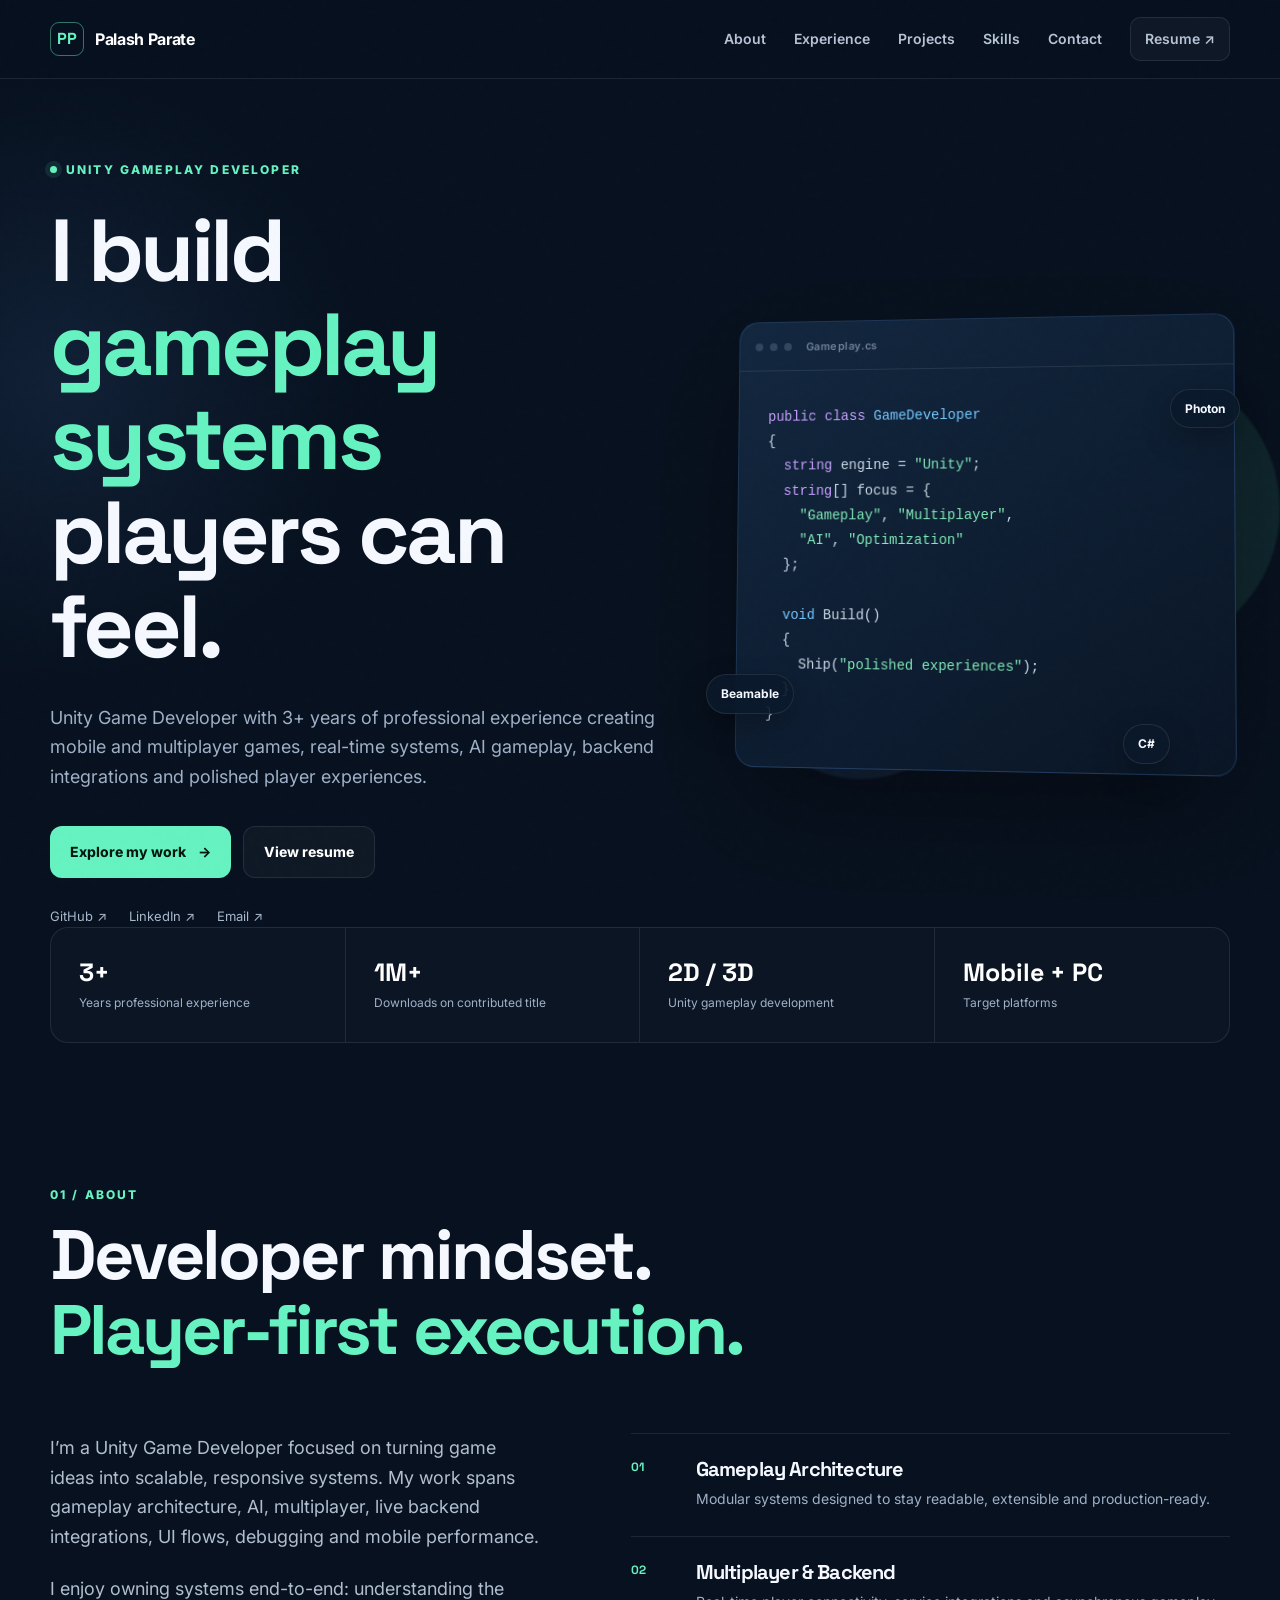
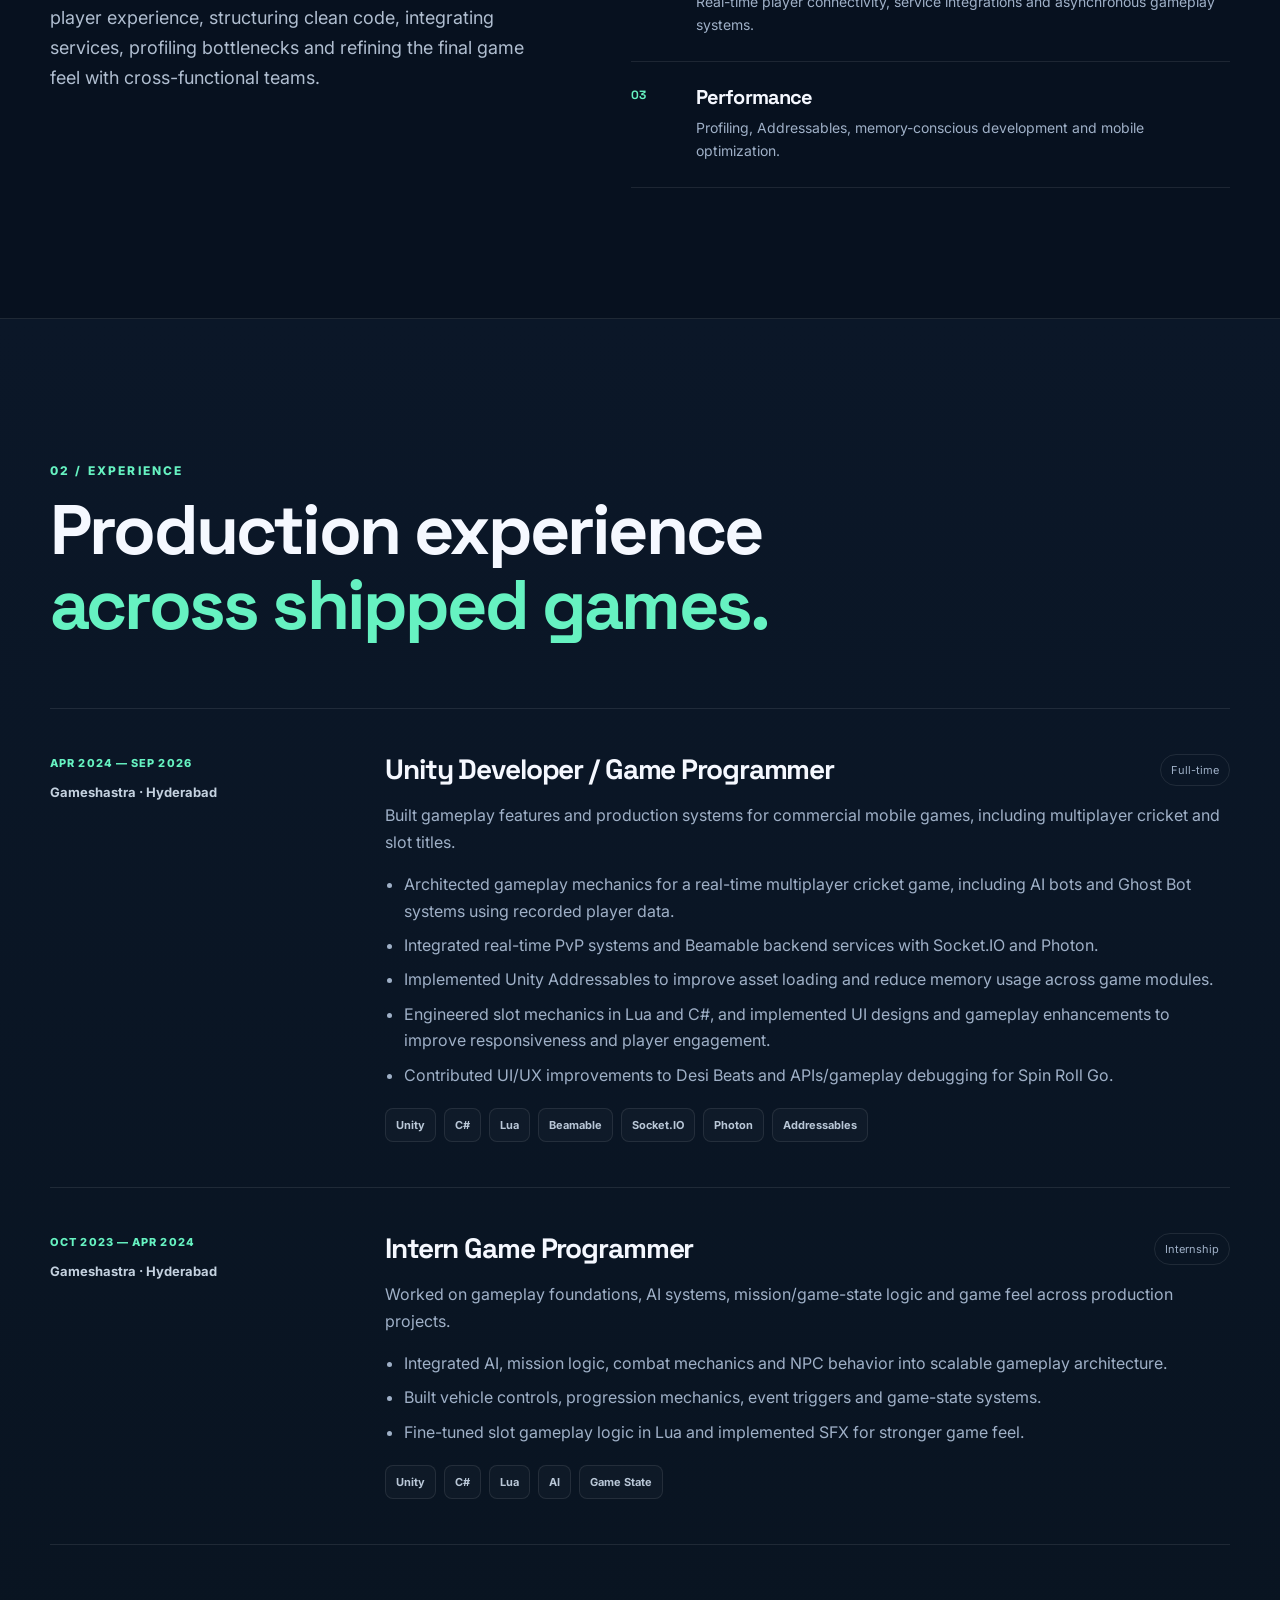
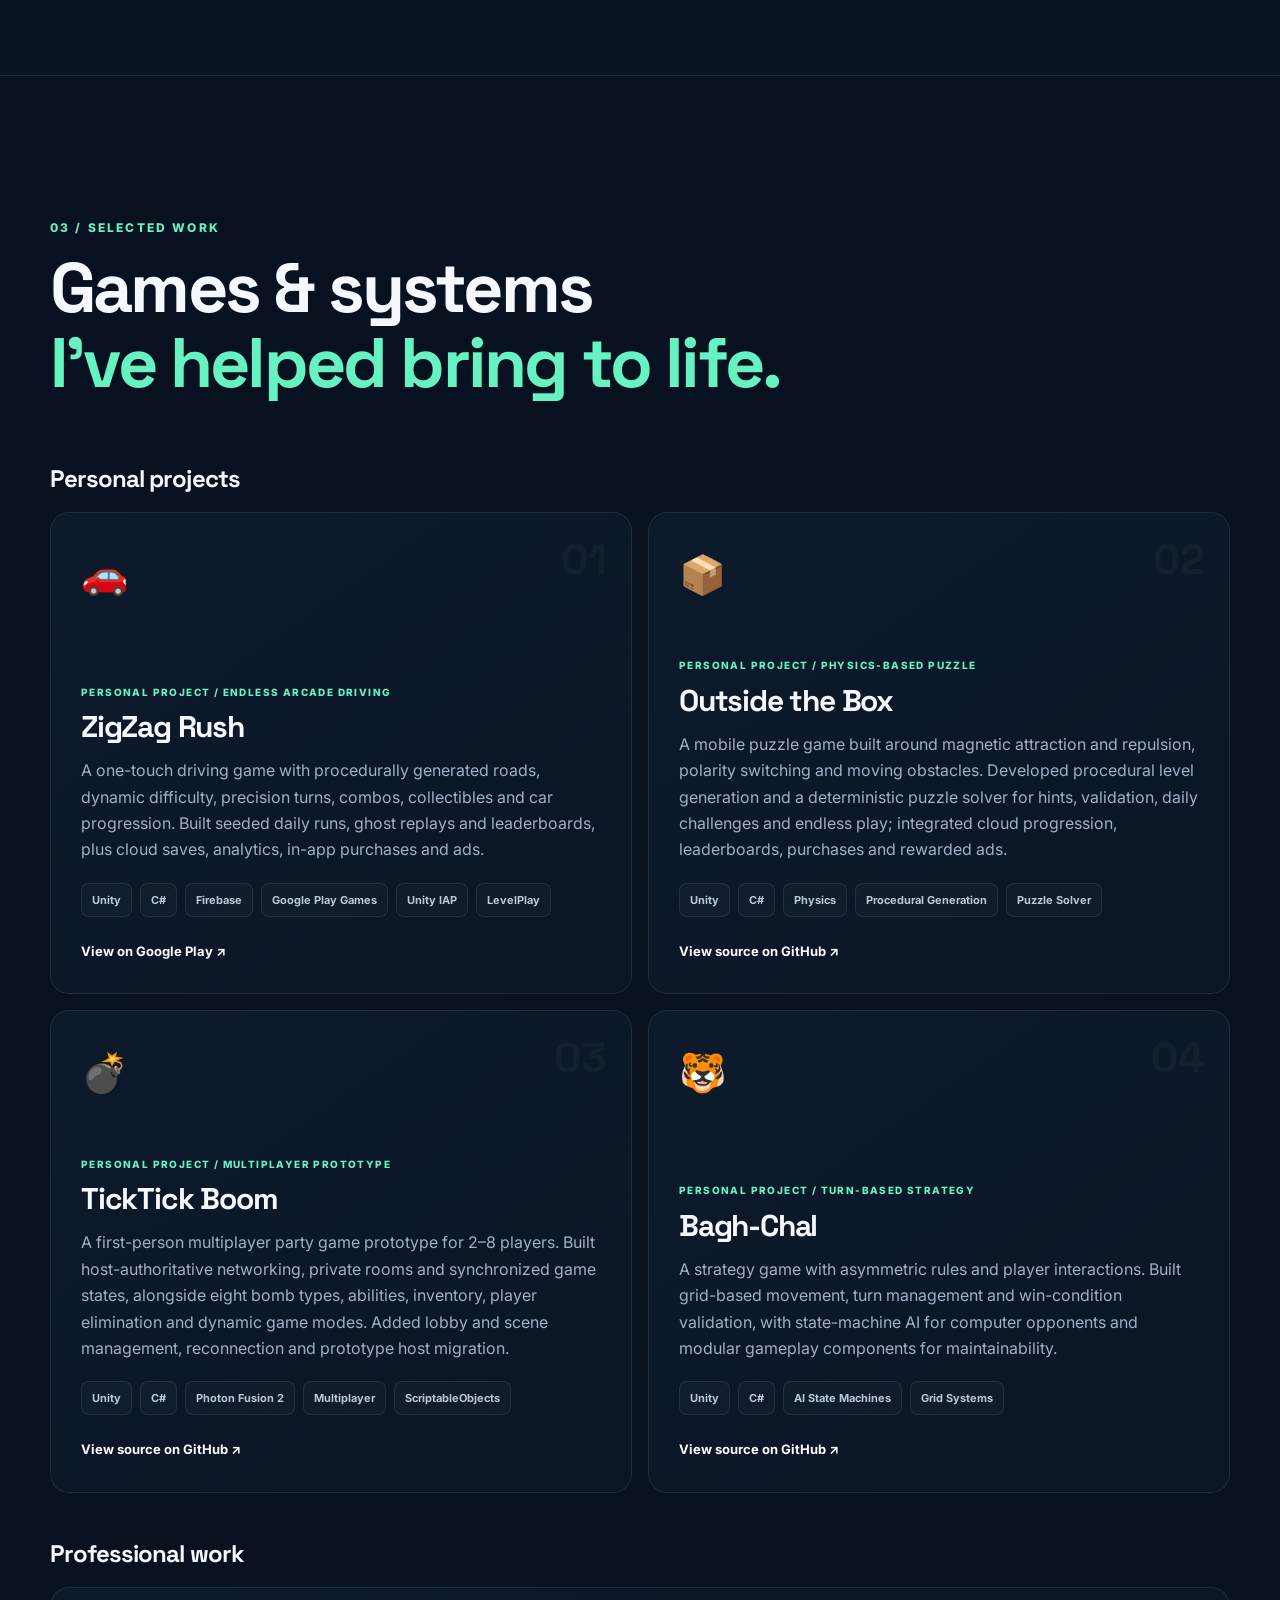
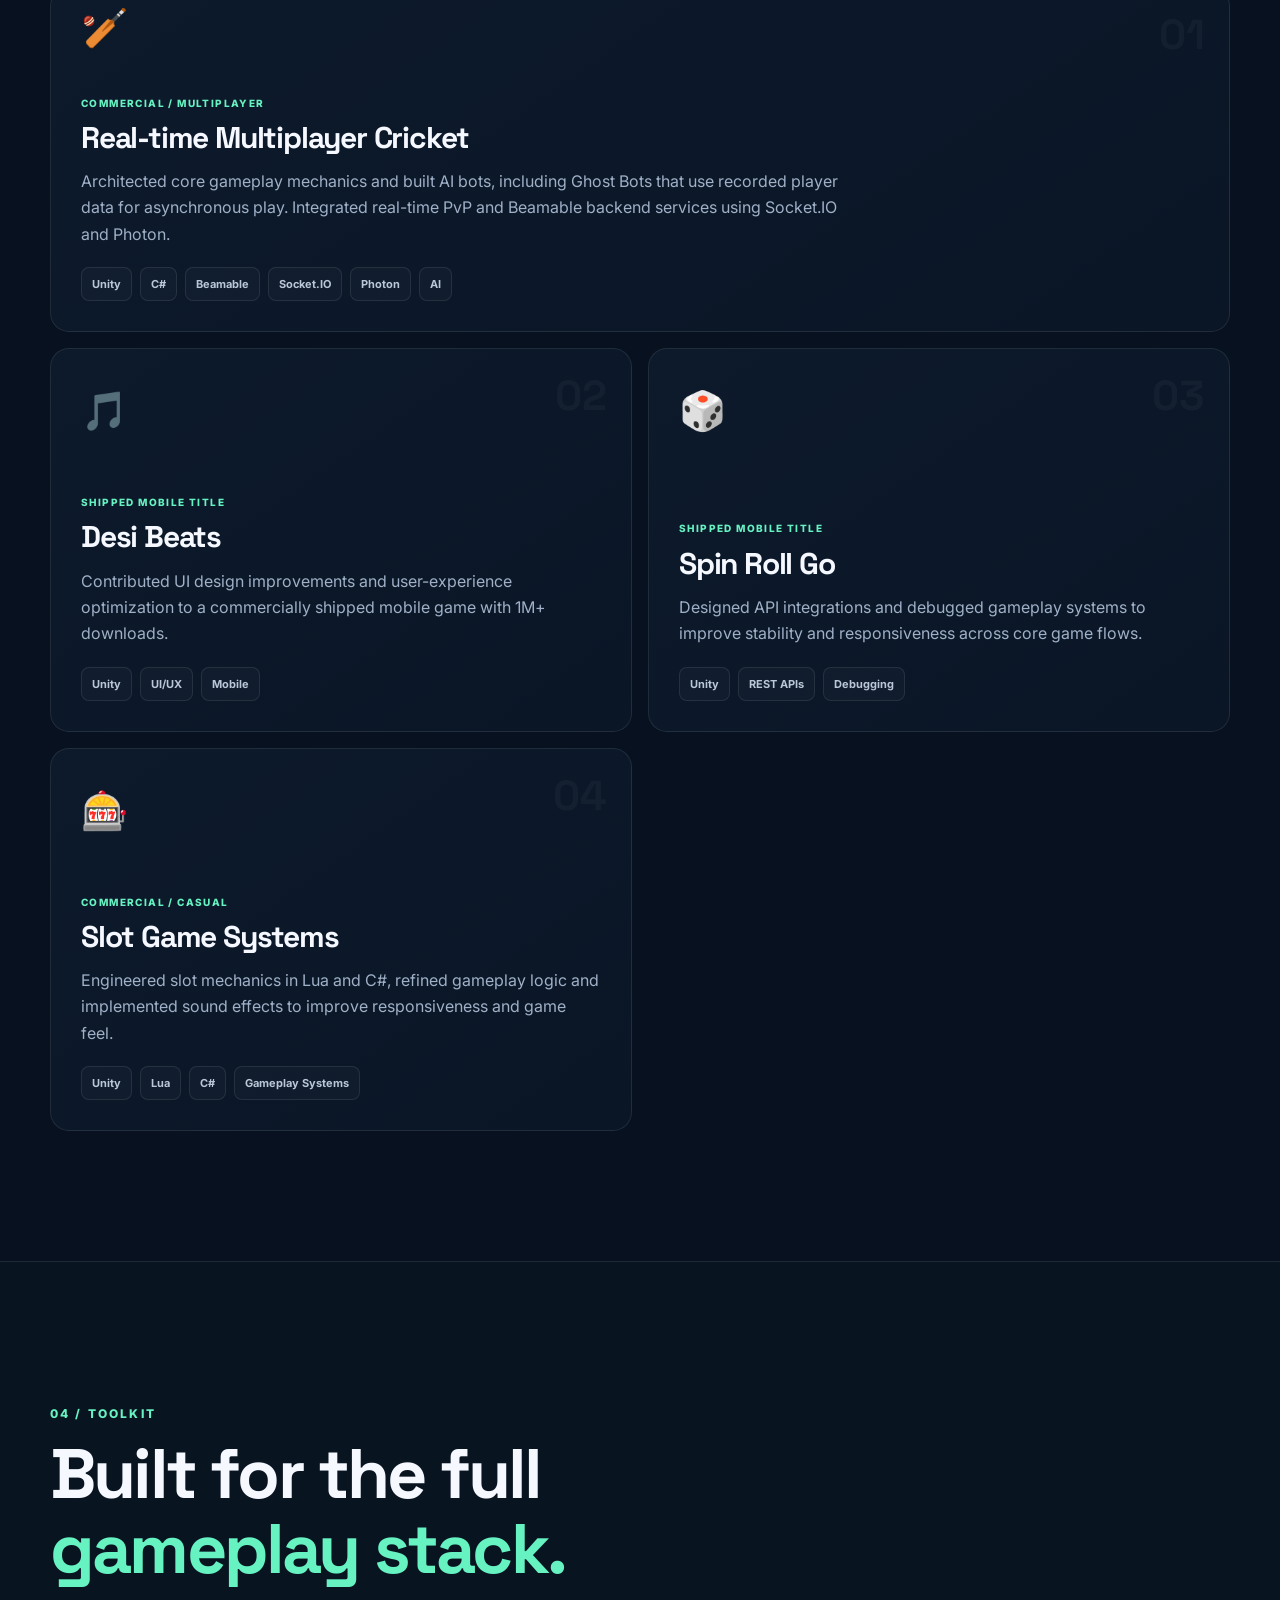
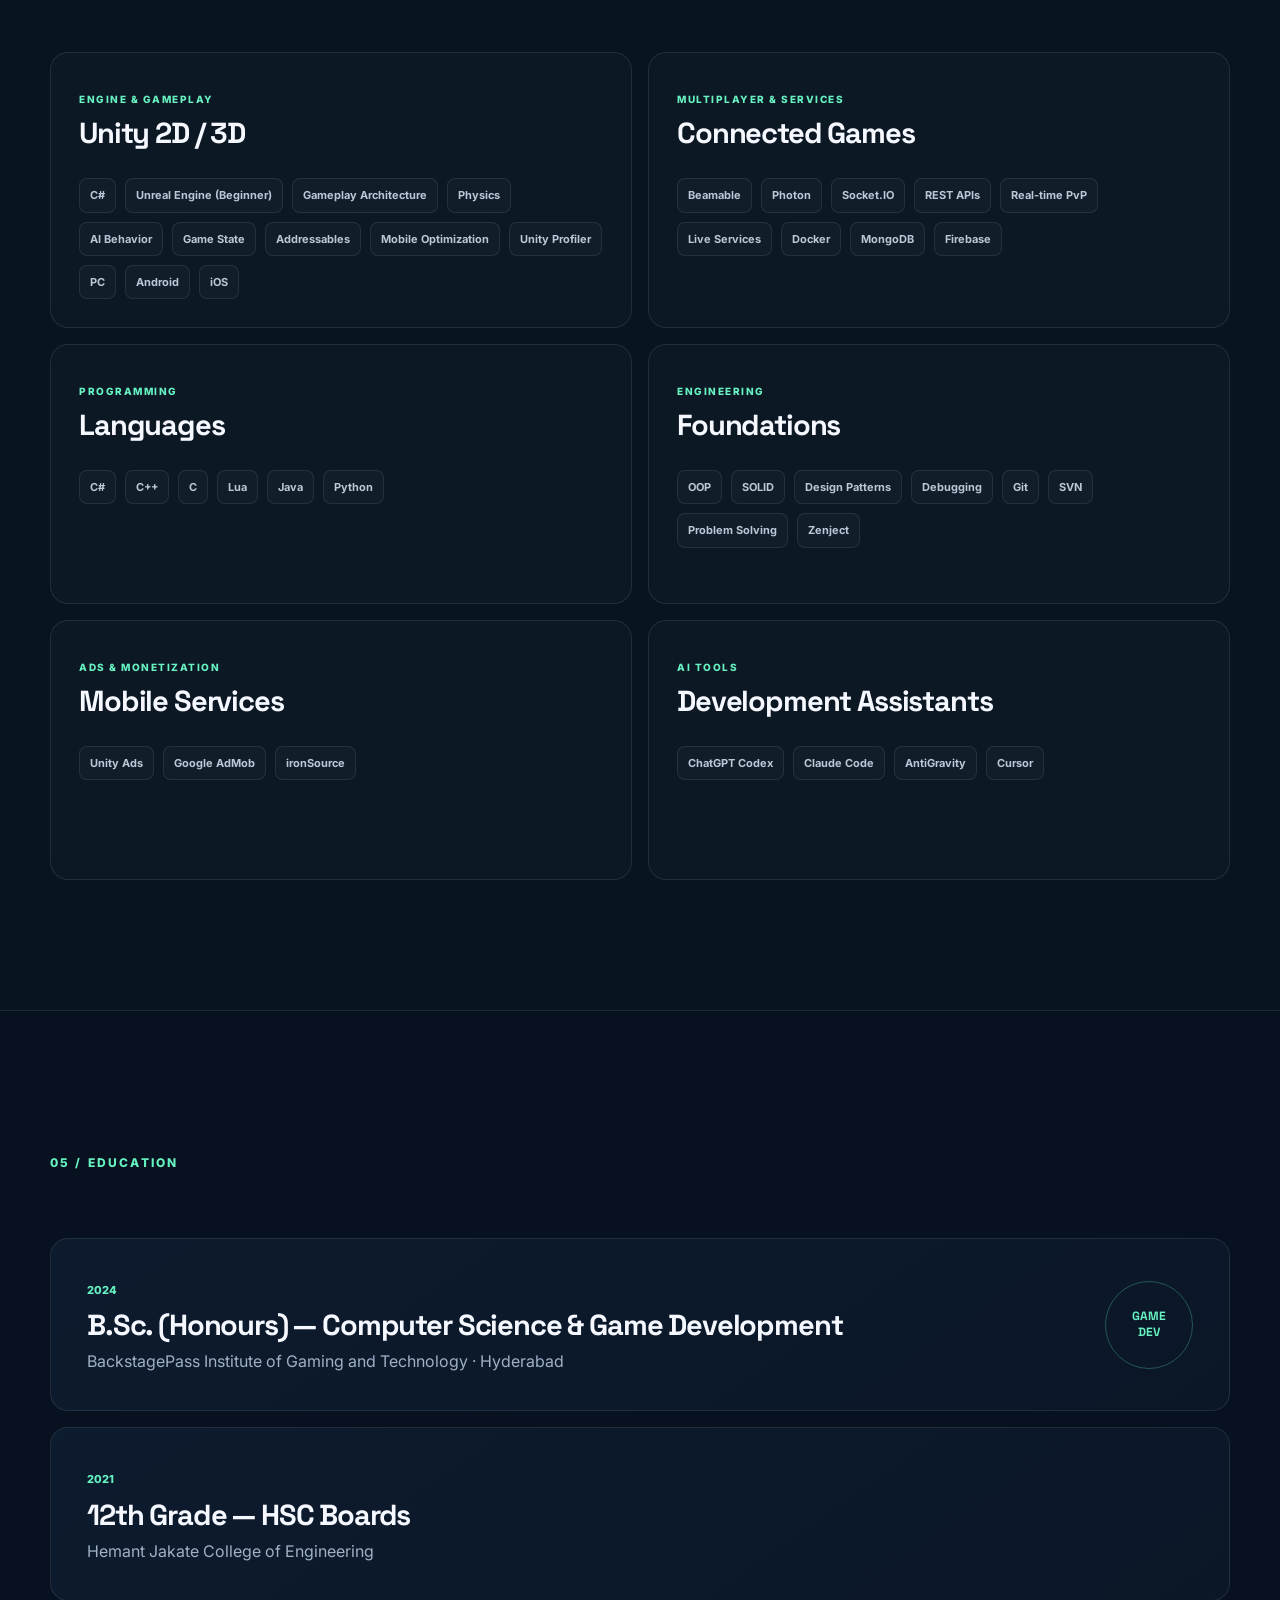
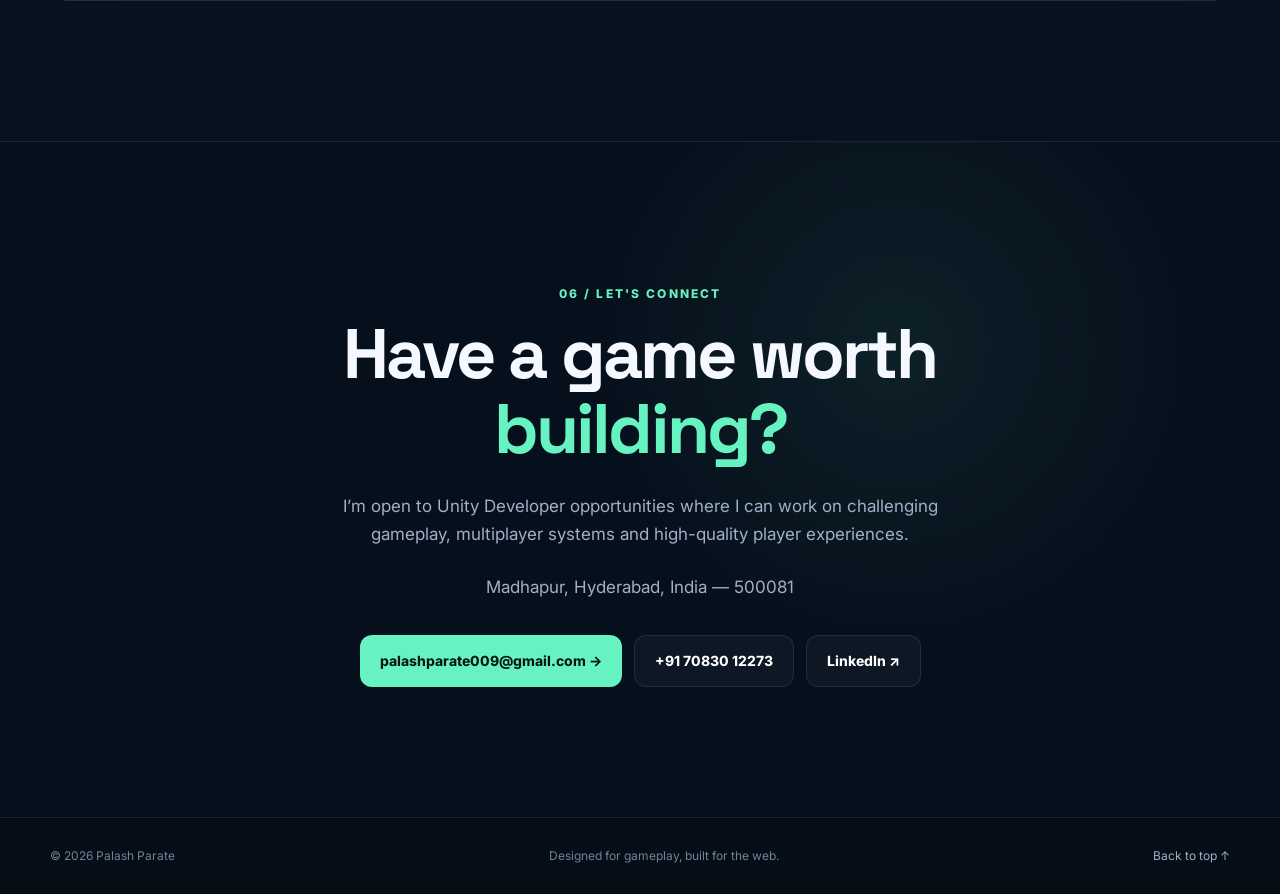
<file: index.html>
<!DOCTYPE html>
<html lang="en">
<head>
  <meta charset="UTF-8" />
  <meta name="viewport" content="width=device-width, initial-scale=1.0" />
  <meta name="description" content="Palash Parate — Unity Game Developer specializing in gameplay systems, multiplayer, AI, backend integrations and mobile optimization." />
  <meta name="theme-color" content="#07111f" />
  <title>Palash Parate | Unity Game Developer</title>
  <link rel="preconnect" href="https://fonts.googleapis.com">
  <link rel="preconnect" href="https://fonts.gstatic.com" crossorigin>
  <link href="https://fonts.googleapis.com/css2?family=Inter:wght@400;500;600;700;800&family=Space+Grotesk:wght@500;600;700&display=swap" rel="stylesheet">
  <link rel="stylesheet" href="style.css" />
</head>
<body>
  <div class="noise"></div>
  <div class="scroll-progress" aria-hidden="true"></div>
  <header class="nav-shell">
    <nav class="nav container">
      <a class="brand" href="#home"><span class="brand-mark">PP</span><span>Palash Parate</span></a>
      <button class="menu-btn" aria-label="Open navigation" aria-expanded="false">☰</button>
      <div class="nav-links">
        <a href="#about">About</a>
        <a href="#experience">Experience</a>
        <a href="#projects">Projects</a>
        <a href="#skills">Skills</a>
        <a href="#contact">Contact</a>
        <a class="nav-cta" href="PALASH%20PARATE%20RESUME.pdf" target="_blank" rel="noreferrer">Resume ↗</a>
      </div>
    </nav>
  </header>

  <main>
    <section class="hero container" id="home">
      <div class="hero-copy reveal">
        <div class="eyebrow"><span class="dot"></span> UNITY GAMEPLAY DEVELOPER</div>
        <h1>I build <span>gameplay systems</span> players can feel.</h1>
        <p class="hero-text">Unity Game Developer with 3+ years of professional experience creating mobile and multiplayer games, real-time systems, AI gameplay, backend integrations and polished player experiences.</p>
        <div class="hero-actions">
          <a class="btn primary" href="#projects">Explore my work <span>→</span></a>
          <a class="btn secondary" href="PALASH%20PARATE%20RESUME.pdf" target="_blank" rel="noreferrer">View resume</a>
        </div>
        <div class="social-row">
          <a href="https://github.com/palashparate009" target="_blank" rel="noreferrer">GitHub ↗</a>
          <a href="https://www.linkedin.com/in/palash-parate" target="_blank" rel="noreferrer">LinkedIn ↗</a>
          <a href="mailto:palashparate009@gmail.com">Email ↗</a>
        </div>
      </div>

      <div class="hero-visual reveal delay-1" aria-hidden="true">
        <div class="orb orb-a"></div><div class="orb orb-b"></div>
        <div class="engine-card">
          <div class="window-bar"><span></span><span></span><span></span><b>Gameplay.cs</b></div>
          <pre><code><span class="c-purple">public class</span> <span class="c-blue">GameDeveloper</span>
{
  <span class="c-purple">string</span> engine = <span class="c-green">"Unity"</span>;
  <span class="c-purple">string</span>[] focus = {
    <span class="c-green">"Gameplay"</span>, <span class="c-green">"Multiplayer"</span>,
    <span class="c-green">"AI"</span>, <span class="c-green">"Optimization"</span>
  };

  <span class="c-blue">void</span> Build()
  {
    Ship(<span class="c-green">"polished experiences"</span>);
  }
}</code></pre>
        </div>
        <div class="floating-tag tag-one">Photon</div>
        <div class="floating-tag tag-two">Beamable</div>
        <div class="floating-tag tag-three">C#</div>
      </div>
    </section>

    <section class="metrics container reveal">
      <div><strong>3+</strong><span>Years professional experience</span></div>
      <div><strong>1M+</strong><span>Downloads on contributed title</span></div>
      <div><strong>2D / 3D</strong><span>Unity gameplay development</span></div>
      <div><strong>Mobile + PC</strong><span>Target platforms</span></div>
    </section>

    <section class="section container" id="about">
      <div class="section-head reveal"><p class="kicker">01 / ABOUT</p><h2>Developer mindset.<br><span>Player-first execution.</span></h2></div>
      <div class="about-grid">
        <div class="about-copy reveal">
          <p>I’m a Unity Game Developer focused on turning game ideas into scalable, responsive systems. My work spans gameplay architecture, AI, multiplayer, live backend integrations, UI flows, debugging and mobile performance.</p>
          <p>I enjoy owning systems end-to-end: understanding the player experience, structuring clean code, integrating services, profiling bottlenecks and refining the final game feel with cross-functional teams.</p>
        </div>
        <div class="principles reveal delay-1">
          <article><span>01</span><div><h3>Gameplay Architecture</h3><p>Modular systems designed to stay readable, extensible and production-ready.</p></div></article>
          <article><span>02</span><div><h3>Multiplayer & Backend</h3><p>Real-time player connectivity, service integrations and asynchronous gameplay systems.</p></div></article>
          <article><span>03</span><div><h3>Performance</h3><p>Profiling, Addressables, memory-conscious development and mobile optimization.</p></div></article>
        </div>
      </div>
    </section>

    <section class="section experience-bg" id="experience">
      <div class="container">
        <div class="section-head reveal"><p class="kicker">02 / EXPERIENCE</p><h2>Production experience<br><span>across shipped games.</span></h2></div>
        <div class="timeline">
          <article class="timeline-item reveal">
            <div class="time-meta"><span>APR 2024 — SEP 2026</span><b>Gameshastra · Hyderabad</b></div>
            <div class="time-content">
              <div class="role-line"><h3>Unity Developer / Game Programmer</h3><span>Full-time</span></div>
              <p>Built gameplay features and production systems for commercial mobile games, including multiplayer cricket and slot titles.</p>
              <ul>
                <li>Architected gameplay mechanics for a real-time multiplayer cricket game, including AI bots and Ghost Bot systems using recorded player data.</li>
                <li>Integrated real-time PvP systems and Beamable backend services with Socket.IO and Photon.</li>
                <li>Implemented Unity Addressables to improve asset loading and reduce memory usage across game modules.</li>
                <li>Engineered slot mechanics in Lua and C#, and implemented UI designs and gameplay enhancements to improve responsiveness and player engagement.</li>
                <li>Contributed UI/UX improvements to Desi Beats and APIs/gameplay debugging for Spin Roll Go.</li>
              </ul>
              <div class="chips"><span>Unity</span><span>C#</span><span>Lua</span><span>Beamable</span><span>Socket.IO</span><span>Photon</span><span>Addressables</span></div>
            </div>
          </article>
          <article class="timeline-item reveal">
            <div class="time-meta"><span>OCT 2023 — APR 2024</span><b>Gameshastra · Hyderabad</b></div>
            <div class="time-content">
              <div class="role-line"><h3>Intern Game Programmer</h3><span>Internship</span></div>
              <p>Worked on gameplay foundations, AI systems, mission/game-state logic and game feel across production projects.</p>
              <ul>
                <li>Integrated AI, mission logic, combat mechanics and NPC behavior into scalable gameplay architecture.</li>
                <li>Built vehicle controls, progression mechanics, event triggers and game-state systems.</li>
                <li>Fine-tuned slot gameplay logic in Lua and implemented SFX for stronger game feel.</li>
              </ul>
              <div class="chips"><span>Unity</span><span>C#</span><span>Lua</span><span>AI</span><span>Game State</span></div>
            </div>
          </article>
        </div>
      </div>
    </section>

    <section class="section container" id="projects">
      <div class="section-head reveal"><p class="kicker">03 / SELECTED WORK</p><h2>Games & systems<br><span>I’ve helped bring to life.</span></h2></div>
      <h3 class="project-group-title">Personal projects</h3>
      <div class="project-grid">
        <article class="project-card reveal">
          <div class="project-index">01</div><div class="project-icon" aria-hidden="true">🚗</div>
          <div class="project-body"><span class="project-label">PERSONAL PROJECT / ENDLESS ARCADE DRIVING</span><h3>ZigZag Rush</h3><p>A one-touch driving game with procedurally generated roads, dynamic difficulty, precision turns, combos, collectibles and car progression. Built seeded daily runs, ghost replays and leaderboards, plus cloud saves, analytics, in-app purchases and ads.</p><div class="chips"><span>Unity</span><span>C#</span><span>Firebase</span><span>Google Play Games</span><span>Unity IAP</span><span>LevelPlay</span></div><a class="project-link" href="https://play.google.com/store/apps/details?id=com.zigzagstudio.zigzagrush" target="_blank" rel="noreferrer">View on Google Play ↗</a></div>
        </article>
        <article class="project-card reveal delay-1">
          <div class="project-index">02</div><div class="project-icon" aria-hidden="true">📦</div>
          <div class="project-body"><span class="project-label">PERSONAL PROJECT / PHYSICS-BASED PUZZLE</span><h3>Outside the Box</h3><p>A mobile puzzle game built around magnetic attraction and repulsion, polarity switching and moving obstacles. Developed procedural level generation and a deterministic puzzle solver for hints, validation, daily challenges and endless play; integrated cloud progression, leaderboards, purchases and rewarded ads.</p><div class="chips"><span>Unity</span><span>C#</span><span>Physics</span><span>Procedural Generation</span><span>Puzzle Solver</span></div><a class="project-link" href="https://github.com/palashparate009/outside-the-box" target="_blank" rel="noreferrer">View source on GitHub ↗</a></div>
        </article>
        <article class="project-card reveal">
          <div class="project-index">03</div><div class="project-icon" aria-hidden="true">💣</div>
          <div class="project-body"><span class="project-label">PERSONAL PROJECT / MULTIPLAYER PROTOTYPE</span><h3>TickTick Boom</h3><p>A first-person multiplayer party game prototype for 2–8 players. Built host-authoritative networking, private rooms and synchronized game states, alongside eight bomb types, abilities, inventory, player elimination and dynamic game modes. Added lobby and scene management, reconnection and prototype host migration.</p><div class="chips"><span>Unity</span><span>C#</span><span>Photon Fusion 2</span><span>Multiplayer</span><span>ScriptableObjects</span></div><a class="project-link" href="https://github.com/palashparate009/TickTickBoom" target="_blank" rel="noreferrer">View source on GitHub ↗</a></div>
        </article>
        <article class="project-card reveal delay-1">
          <div class="project-index">04</div><div class="project-icon" aria-hidden="true">🐯</div>
          <div class="project-body"><span class="project-label">PERSONAL PROJECT / TURN-BASED STRATEGY</span><h3>Bagh-Chal</h3><p>A strategy game with asymmetric rules and player interactions. Built grid-based movement, turn management and win-condition validation, with state-machine AI for computer opponents and modular gameplay components for maintainability.</p><div class="chips"><span>Unity</span><span>C#</span><span>AI State Machines</span><span>Grid Systems</span></div><a class="project-link" href="https://github.com/palashparate009/BagChal_Main" target="_blank" rel="noreferrer">View source on GitHub ↗</a></div>
        </article>
      </div>
      <h3 class="project-group-title">Professional work</h3>
      <div class="project-grid">
        <article class="project-card featured reveal">
          <div class="project-index">01</div>
          <div class="project-icon" aria-hidden="true">🏏</div>
          <div class="project-body"><span class="project-label">COMMERCIAL / MULTIPLAYER</span><h3>Real-time Multiplayer Cricket</h3><p>Architected core gameplay mechanics and built AI bots, including Ghost Bots that use recorded player data for asynchronous play. Integrated real-time PvP and Beamable backend services using Socket.IO and Photon.</p><div class="chips"><span>Unity</span><span>C#</span><span>Beamable</span><span>Socket.IO</span><span>Photon</span><span>AI</span></div></div>
        </article>
        <article class="project-card reveal">
          <div class="project-index">02</div><div class="project-icon">🎵</div>
          <div class="project-body"><span class="project-label">SHIPPED MOBILE TITLE</span><h3>Desi Beats</h3><p>Contributed UI design improvements and user-experience optimization to a commercially shipped mobile game with 1M+ downloads.</p><div class="chips"><span>Unity</span><span>UI/UX</span><span>Mobile</span></div></div>
        </article>
        <article class="project-card reveal delay-1">
          <div class="project-index">03</div><div class="project-icon">🎲</div>
          <div class="project-body"><span class="project-label">SHIPPED MOBILE TITLE</span><h3>Spin Roll Go</h3><p>Designed API integrations and debugged gameplay systems to improve stability and responsiveness across core game flows.</p><div class="chips"><span>Unity</span><span>REST APIs</span><span>Debugging</span></div></div>
        </article>
        <article class="project-card reveal delay-1">
          <div class="project-index">04</div><div class="project-icon">🎰</div>
          <div class="project-body"><span class="project-label">COMMERCIAL / CASUAL</span><h3>Slot Game Systems</h3><p>Engineered slot mechanics in Lua and C#, refined gameplay logic and implemented sound effects to improve responsiveness and game feel.</p><div class="chips"><span>Unity</span><span>Lua</span><span>C#</span><span>Gameplay Systems</span></div></div>
        </article>
      </div>
    </section>

    <section class="section skills-section" id="skills">
      <div class="container">
        <div class="section-head reveal"><p class="kicker">04 / TOOLKIT</p><h2>Built for the full<br><span>gameplay stack.</span></h2></div>
        <div class="skills-grid">
          <article class="skill-panel reveal"><p>ENGINE & GAMEPLAY</p><h3>Unity 2D / 3D</h3><div class="skill-cloud"><span>C#</span><span>Unreal Engine (Beginner)</span><span>Gameplay Architecture</span><span>Physics</span><span>AI Behavior</span><span>Game State</span><span>Addressables</span><span>Mobile Optimization</span><span>Unity Profiler</span><span>PC</span><span>Android</span><span>iOS</span></div></article>
          <article class="skill-panel reveal delay-1"><p>MULTIPLAYER & SERVICES</p><h3>Connected Games</h3><div class="skill-cloud"><span>Beamable</span><span>Photon</span><span>Socket.IO</span><span>REST APIs</span><span>Real-time PvP</span><span>Live Services</span><span>Docker</span><span>MongoDB</span><span>Firebase</span></div></article>
          <article class="skill-panel reveal"><p>PROGRAMMING</p><h3>Languages</h3><div class="skill-cloud"><span>C#</span><span>C++</span><span>C</span><span>Lua</span><span>Java</span><span>Python</span></div></article>
          <article class="skill-panel reveal delay-1"><p>ENGINEERING</p><h3>Foundations</h3><div class="skill-cloud"><span>OOP</span><span>SOLID</span><span>Design Patterns</span><span>Debugging</span><span>Git</span><span>SVN</span><span>Problem Solving</span><span>Zenject</span></div></article>
          <article class="skill-panel reveal"><p>ADS & MONETIZATION</p><h3>Mobile Services</h3><div class="skill-cloud"><span>Unity Ads</span><span>Google AdMob</span><span>ironSource</span></div></article>
          <article class="skill-panel reveal delay-1"><p>AI TOOLS</p><h3>Development Assistants</h3><div class="skill-cloud"><span>ChatGPT Codex</span><span>Claude Code</span><span>AntiGravity</span><span>Cursor</span></div></article>
        </div>
      </div>
    </section>

    <section class="section container education">
      <div class="section-head reveal"><p class="kicker">05 / EDUCATION</p></div>
      <div class="education-card reveal"><div><span>2024</span><h3>B.Sc. (Honours) — Computer Science & Game Development</h3><p>BackstagePass Institute of Gaming and Technology · Hyderabad</p></div><div class="edu-badge">GAME<br>DEV</div></div>
      <div class="education-card reveal"><div><span>2021</span><h3>12th Grade — HSC Boards</h3><p>Hemant Jakate College of Engineering</p></div></div>
    </section>

    <section class="contact-section" id="contact">
      <div class="container contact-inner reveal">
        <p class="kicker">06 / LET'S CONNECT</p>
        <h2>Have a game worth<br><span>building?</span></h2>
        <p>I’m open to Unity Developer opportunities where I can work on challenging gameplay, multiplayer systems and high-quality player experiences.</p>
        <p>Madhapur, Hyderabad, India — 500081</p>
        <div class="contact-actions"><a class="btn primary" href="mailto:palashparate009@gmail.com">palashparate009@gmail.com →</a><a class="btn secondary" href="tel:+917083012273">+91 70830 12273</a><a class="btn secondary" href="https://www.linkedin.com/in/palash-parate" target="_blank" rel="noreferrer">LinkedIn ↗</a></div>
      </div>
    </section>
  </main>

  <footer><div class="container footer-inner"><span>© <span id="year"></span> Palash Parate</span><span>Designed for gameplay, built for the web.</span><a href="#home">Back to top ↑</a></div></footer>
  <script src="script.js"></script>
</body>
</html>
</file>
<file: style.css>
:root{--bg:#07111f;--bg2:#0b1728;--panel:#0e1c2e;--panel2:#101f33;--text:#f5f8ff;--muted:#9fb0c7;--line:rgba(255,255,255,.09);--accent:#66f2c1;--accent2:#66a8ff;--max:1180px}*{box-sizing:border-box}html{scroll-behavior:smooth}body{margin:0;background:var(--bg);color:var(--text);font-family:Inter,system-ui,sans-serif;line-height:1.65;overflow-x:hidden}.noise{position:fixed;inset:0;pointer-events:none;opacity:.025;z-index:100;background-image:url("data:image/svg+xml,%3Csvg viewBox='0 0 180 180' xmlns='http://www.w3.org/2000/svg'%3E%3Cfilter id='n'%3E%3CfeTurbulence type='fractalNoise' baseFrequency='.8' numOctaves='3' stitchTiles='stitch'/%3E%3C/filter%3E%3Crect width='100%25' height='100%25' filter='url(%23n)' opacity='.5'/%3E%3C/svg%3E")}.container{width:min(calc(100% - 40px),var(--max));margin:auto}.nav-shell{position:fixed;top:0;left:0;width:100%;z-index:50;background:rgba(7,17,31,.72);backdrop-filter:blur(18px);border-bottom:1px solid var(--line)}.nav{height:78px;display:flex;align-items:center;justify-content:space-between}.brand{display:flex;align-items:center;gap:11px;color:#fff;text-decoration:none;font-weight:700;letter-spacing:-.02em}.brand-mark{display:grid;place-items:center;width:34px;height:34px;border:1px solid rgba(102,242,193,.45);border-radius:9px;color:var(--accent);font-family:"Space Grotesk"}.nav-links{display:flex;align-items:center;gap:28px}.nav-links a{color:#b7c4d6;text-decoration:none;font-size:14px;font-weight:600;transition:.2s}.nav-links a:hover{color:#fff}.nav-cta{padding:9px 14px;border:1px solid var(--line);border-radius:10px;background:rgba(255,255,255,.035)}.menu-btn{display:none;background:none;border:0;color:#fff;font-size:24px}.hero{min-height:820px;padding-top:160px;display:grid;grid-template-columns:1.1fr .9fr;gap:70px;align-items:center;position:relative}.hero:before{content:"";position:absolute;width:660px;height:660px;left:-320px;top:50px;background:radial-gradient(circle,rgba(102,168,255,.1),transparent 65%);pointer-events:none}.eyebrow,.kicker{font-size:12px;letter-spacing:.18em;font-weight:800;color:var(--accent);text-transform:uppercase}.eyebrow{display:flex;align-items:center;gap:9px}.dot{width:7px;height:7px;border-radius:50%;background:var(--accent);box-shadow:0 0 0 5px rgba(102,242,193,.1)}h1,h2,h3{font-family:"Space Grotesk",Inter,sans-serif;margin:0;line-height:1.07;letter-spacing:-.04em}.hero h1{font-size:clamp(54px,7vw,88px);margin:24px 0 28px;max-width:760px}.hero h1 span,.section-head h2 span,.contact-inner h2 span{color:var(--accent)}.hero-text{font-size:18px;color:var(--muted);max-width:680px;margin:0}.hero-actions,.contact-actions{display:flex;gap:12px;flex-wrap:wrap;margin-top:34px}.btn{display:inline-flex;align-items:center;justify-content:center;gap:12px;min-height:52px;padding:0 20px;border-radius:12px;text-decoration:none;font-weight:750;font-size:14px}.primary{background:var(--accent);color:#031611}.secondary{border:1px solid var(--line);color:#fff;background:rgba(255,255,255,.035)}.social-row{display:flex;gap:22px;margin-top:28px}.social-row a,.project-link{font-size:13px;color:#a8b7cb;text-decoration:none}.social-row a:hover,.project-link:hover{color:var(--accent)}.hero-visual{position:relative;min-height:480px;display:grid;place-items:center}.engine-card{width:min(100%,520px);background:linear-gradient(145deg,rgba(18,39,64,.98),rgba(9,21,37,.98));border:1px solid rgba(102,168,255,.19);border-radius:20px;box-shadow:0 40px 120px rgba(0,0,0,.38);transform:perspective(1000px) rotateY(-5deg) rotateX(2deg);overflow:hidden;position:relative;z-index:2}.window-bar{height:50px;border-bottom:1px solid var(--line);display:flex;align-items:center;gap:7px;padding:0 16px;color:#6f8198}.window-bar span{width:8px;height:8px;border-radius:50%;background:#33465e}.window-bar b{font:600 11px Inter;margin-left:8px;letter-spacing:.04em}.engine-card pre{margin:0;padding:35px 30px 40px;overflow:hidden;color:#ccdae9;font:500 14px/1.8 ui-monospace,SFMono-Regular,Menlo,monospace}.c-purple{color:#c7a1ff}.c-blue{color:#74c7ff}.c-green{color:#80e9b8}.orb{position:absolute;border-radius:50%;filter:blur(1px)}.orb-a{width:290px;height:290px;background:rgba(102,242,193,.10);right:-50px;top:60px}.orb-b{width:240px;height:240px;background:rgba(102,168,255,.12);left:10px;bottom:5px}.floating-tag{position:absolute;z-index:3;background:rgba(10,25,43,.9);border:1px solid var(--line);padding:9px 14px;border-radius:999px;font-size:12px;font-weight:700;box-shadow:0 12px 30px rgba(0,0,0,.25)}.tag-one{right:-10px;top:85px}.tag-two{left:-25px;bottom:70px}.tag-three{right:60px;bottom:20px}.metrics{display:grid;grid-template-columns:repeat(4,1fr);border:1px solid var(--line);border-radius:18px;background:rgba(255,255,255,.02);overflow:hidden}.metrics div{padding:28px;border-right:1px solid var(--line)}.metrics div:last-child{border:0}.metrics strong{display:block;font:700 25px "Space Grotesk";color:#fff}.metrics span{font-size:12px;color:var(--muted)}.section{padding:130px 0}.section-head{margin-bottom:65px}.section-head h2,.contact-inner h2{font-size:clamp(42px,6vw,70px);margin-top:13px}.about-grid{display:grid;grid-template-columns:.9fr 1.1fr;gap:90px}.about-copy p{font-size:18px;color:#b0bed0;margin:0 0 22px}.principles{border-top:1px solid var(--line)}.principles article{display:grid;grid-template-columns:55px 1fr;gap:10px;padding:25px 0;border-bottom:1px solid var(--line)}.principles article>span{color:var(--accent);font:700 12px "Space Grotesk"}.principles h3{font-size:20px;margin-bottom:7px}.principles p{margin:0;color:var(--muted);font-size:14px}.experience-bg{background:linear-gradient(180deg,var(--bg2),#091421);border-top:1px solid var(--line);border-bottom:1px solid var(--line)}.timeline{border-top:1px solid var(--line)}.timeline-item{display:grid;grid-template-columns:280px 1fr;gap:55px;padding:45px 0;border-bottom:1px solid var(--line)}.time-meta span{display:block;color:var(--accent);font-size:11px;font-weight:800;letter-spacing:.1em}.time-meta b{display:block;margin-top:10px;color:#c4d1df;font-size:13px}.role-line{display:flex;align-items:center;justify-content:space-between;gap:20px}.role-line h3{font-size:28px}.role-line span{font-size:11px;padding:6px 10px;border:1px solid var(--line);border-radius:999px;color:var(--muted)}.time-content>p,.time-content li{color:var(--muted)}.time-content ul{padding-left:19px}.time-content li{margin:8px 0}.chips{display:flex;gap:8px;flex-wrap:wrap;margin-top:20px}.chips span,.skill-cloud span{font-size:11px;font-weight:700;color:#b9c7d7;border:1px solid var(--line);background:rgba(255,255,255,.025);padding:7px 10px;border-radius:8px}.project-grid{display:grid;grid-template-columns:repeat(2,1fr);gap:16px}.project-card{position:relative;min-height:365px;padding:30px;background:linear-gradient(145deg,#0d1a2b,#0a1626);border:1px solid var(--line);border-radius:19px;display:flex;flex-direction:column;transition:.25s;overflow:hidden}.project-card:hover{transform:translateY(-5px);border-color:rgba(102,242,193,.24)}.project-card.featured{grid-column:1/-1;min-height:340px}.project-index{position:absolute;top:20px;right:24px;font:700 42px "Space Grotesk";color:rgba(255,255,255,.035)}.project-icon{font-size:38px;margin-bottom:45px}.project-body{margin-top:auto}.project-label{font-size:10px;letter-spacing:.14em;color:var(--accent);font-weight:800}.project-body h3{font-size:30px;margin:8px 0 14px}.project-body p{color:var(--muted);max-width:760px;margin:0}.project-link{display:inline-block;margin-top:24px;color:#fff;font-weight:700}.skills-section{background:#091421;border-top:1px solid var(--line);border-bottom:1px solid var(--line)}.skills-grid{display:grid;grid-template-columns:repeat(2,1fr);gap:16px}.skill-panel{min-height:260px;padding:28px;border:1px solid var(--line);border-radius:18px;background:rgba(255,255,255,.02)}.skill-panel>p{font-size:10px;letter-spacing:.15em;color:var(--accent);font-weight:800}.skill-panel h3{font-size:29px;margin:10px 0 30px}.skill-cloud{display:flex;gap:9px;flex-wrap:wrap}.education{padding-bottom:140px}.education-card{display:flex;justify-content:space-between;align-items:center;padding:36px;border:1px solid var(--line);border-radius:18px;background:linear-gradient(145deg,#0d1b2e,#0b1727)}.education-card span{font-size:11px;color:var(--accent);font-weight:800}.education-card h3{font-size:29px;margin:8px 0}.education-card p{color:var(--muted);margin:0}.edu-badge{width:88px;height:88px;border-radius:50%;display:grid;place-items:center;text-align:center;border:1px solid rgba(102,242,193,.28);color:var(--accent);font:700 12px/1.3 "Space Grotesk";flex:none}.contact-section{padding:130px 0;background:radial-gradient(circle at 70% 30%,rgba(102,242,193,.07),transparent 30%),#06101c;border-top:1px solid var(--line)}.contact-inner{max-width:900px;text-align:center}.contact-inner>p:not(.kicker){max-width:660px;margin:25px auto 0;color:var(--muted);font-size:17px}.contact-actions{justify-content:center}footer{border-top:1px solid var(--line);padding:28px 0;background:#050d17}.footer-inner{display:flex;align-items:center;justify-content:space-between;color:#718299;font-size:12px}.footer-inner a{color:#9fb0c7;text-decoration:none}.reveal{opacity:0;transform:translateY(24px);transition:opacity .7s ease,transform .7s ease}.reveal.visible{opacity:1;transform:none}.delay-1{transition-delay:.08s}@media(max-width:900px){.nav-links{position:absolute;top:78px;left:0;width:100%;padding:22px;background:#091523;border-bottom:1px solid var(--line);display:none;flex-direction:column;align-items:flex-start}.nav-links.open{display:flex}.menu-btn{display:block}.hero{grid-template-columns:1fr;padding-top:140px;padding-bottom:90px;gap:40px}.hero-visual{min-height:390px}.engine-card{transform:none}.metrics{grid-template-columns:repeat(2,1fr)}.metrics div:nth-child(2){border-right:0}.metrics div:nth-child(-n+2){border-bottom:1px solid var(--line)}.about-grid{grid-template-columns:1fr;gap:45px}.timeline-item{grid-template-columns:1fr;gap:25px}.project-grid,.skills-grid{grid-template-columns:1fr}.project-card.featured{grid-column:auto}.section{padding:95px 0}}@media(max-width:600px){.container{width:min(calc(100% - 26px),var(--max))}.nav{height:68px}.nav-links{top:68px}.brand span:last-child{font-size:14px}.hero{min-height:auto;padding-top:115px}.hero h1{font-size:48px}.hero-text{font-size:16px}.hero-actions .btn{width:100%}.hero-visual{min-height:340px}.engine-card pre{font-size:11px;padding:25px 18px}.floating-tag{display:none}.metrics{grid-template-columns:1fr}.metrics div{border-right:0!important;border-bottom:1px solid var(--line)!important}.metrics div:last-child{border-bottom:0!important}.section-head{margin-bottom:40px}.section-head h2,.contact-inner h2{font-size:42px}.role-line{align-items:flex-start;flex-direction:column}.role-line h3,.project-body h3,.education-card h3{font-size:25px}.project-card{min-height:330px;padding:23px}.education-card{align-items:flex-start;gap:20px}.edu-badge{width:65px;height:65px}.footer-inner{gap:15px;flex-direction:column;text-align:center}.social-row{flex-wrap:wrap}}
:is(.education-card) + .education-card{margin-top:16px}

  .project-group-title{font-size:24px;margin:48px 0 20px;color:var(--text)}

  /* Motion and interaction */
.scroll-progress{position:fixed;z-index:100;top:0;left:0;width:100%;height:3px;background:linear-gradient(90deg,var(--accent),var(--accent2));transform:scaleX(0);transform-origin:left;pointer-events:none}
.reveal{opacity:1;transform:none}
.motion-ready .reveal{opacity:0;transform:translateY(40px);transition:opacity .8s ease,transform .8s cubic-bezier(.2,.7,.2,1)}
.motion-ready .reveal.visible{opacity:1;transform:none}
.hero-visual .engine-card{translate:var(--pointer-x,0px) var(--pointer-y,0px);transition:translate .3s ease,box-shadow .3s ease}
.hero-visual:hover .engine-card{box-shadow:0 40px 120px rgba(0,0,0,.4),0 0 60px rgba(102,242,193,.09)}
.orb-a{animation:float-a 7s ease-in-out infinite alternate}.orb-b{animation:float-b 8s ease-in-out infinite alternate}
.floating-tag{animation:float-a 5s ease-in-out infinite alternate}.tag-two{animation-delay:-2s}.tag-three{animation-delay:-4s}
@keyframes float-a{to{translate:0 -18px}}@keyframes float-b{to{translate:16px 18px}}
.project-card::before{content:"";position:absolute;inset:0;background:radial-gradient(circle at 80% 0,rgba(102,242,193,.12),transparent 50%);opacity:0;transition:opacity .3s;pointer-events:none}.project-card:hover::before,.project-card:focus-within::before{opacity:1}
.project-icon{transition:transform .35s cubic-bezier(.2,.7,.2,1)}.project-card:hover .project-icon,.project-card:focus-within .project-icon{transform:translateY(-5px) rotate(-8deg)}
.btn{transition:transform .25s,box-shadow .25s}.btn:hover{transform:translateY(-3px);box-shadow:0 10px 30px rgba(102,242,193,.15)}
a:focus-visible,button:focus-visible{outline:2px solid var(--accent);outline-offset:4px}
@media (prefers-reduced-motion:reduce){html{scroll-behavior:auto}.orb,.floating-tag{animation:none}.reveal,.motion-ready .reveal{opacity:1;transform:none;transition:none}.hero-visual .engine-card{translate:none}.project-card,.project-icon,.btn{transition:none}}

/* Additional movement */
.project-card.featured .project-icon{position:absolute;top:20px;left:30px;margin:0;line-height:1}
.project-card.featured .project-body{padding-top:70px}
@media(max-width:600px){.project-card.featured .project-icon{left:23px}}
.motion-ready .hero-copy.visible > *{animation:hero-rise .75s both cubic-bezier(.2,.7,.2,1)}
.motion-ready .hero-copy.visible h1{animation-delay:.08s}
.motion-ready .hero-copy.visible .hero-text{animation-delay:.16s}
.motion-ready .hero-copy.visible .hero-actions{animation-delay:.24s}
.motion-ready .hero-copy.visible .social-row{animation-delay:.32s}
@keyframes hero-rise{from{opacity:0;transform:translateY(20px)}to{opacity:1;transform:translateY(0)}}
.dot{animation:beacon 2.5s ease-in-out infinite}
@keyframes beacon{50%{box-shadow:0 0 0 10px rgba(102,242,193,0)}}
.nav-links a:not(.nav-cta){position:relative}
.nav-links a:not(.nav-cta)::after{content:"";position:absolute;left:0;bottom:-6px;width:100%;height:2px;background:var(--accent);transform:scaleX(0);transform-origin:left;transition:transform .25s}
.nav-links a:hover::after,.nav-links a:focus-visible::after{transform:scaleX(1)}
.motion-ready .metrics.visible strong{animation:metric-arrive .7s both cubic-bezier(.2,.7,.2,1)}
.motion-ready .metrics.visible div:nth-child(2) strong{animation-delay:.1s}
.motion-ready .metrics.visible div:nth-child(3) strong{animation-delay:.2s}
.motion-ready .metrics.visible div:nth-child(4) strong{animation-delay:.3s}
@keyframes metric-arrive{from{opacity:0;transform:translateY(12px)}to{opacity:1;transform:translateY(0)}}
.project-card::before{background:radial-gradient(circle 250px at var(--glow-x,80%) var(--glow-y,0%),rgba(102,242,193,.14),transparent 75%)}
.motion-ready .project-card.visible:hover,.motion-ready .project-card.visible:focus-within{transform:translateY(-6px);border-color:rgba(102,242,193,.35)}
.skill-panel{transition:border-color .3s,background .3s}
.skill-panel:hover{border-color:rgba(102,242,193,.28);background:rgba(102,242,193,.035)}
.skill-cloud span,.chips span{transition:transform .25s,border-color .25s,color .25s}
.skill-panel:hover .skill-cloud span:hover,.chips span:hover{transform:translateY(-4px);border-color:rgba(102,242,193,.5);color:var(--accent)}
.principles article{transition:padding-left .3s,background .3s}
.principles article:hover{padding-left:12px;background:linear-gradient(90deg,rgba(102,242,193,.05),transparent)}
@media (prefers-reduced-motion:reduce){.motion-ready .hero-copy.visible > *,.motion-ready .metrics.visible strong,.dot{animation:none}.motion-ready .project-card.visible:hover,.motion-ready .project-card.visible:focus-within,.skill-panel:hover .skill-cloud span:hover,.chips span:hover{transform:none}.skill-panel,.skill-cloud span,.chips span,.principles article,.nav-links a::after{transition:none}}
</file>
